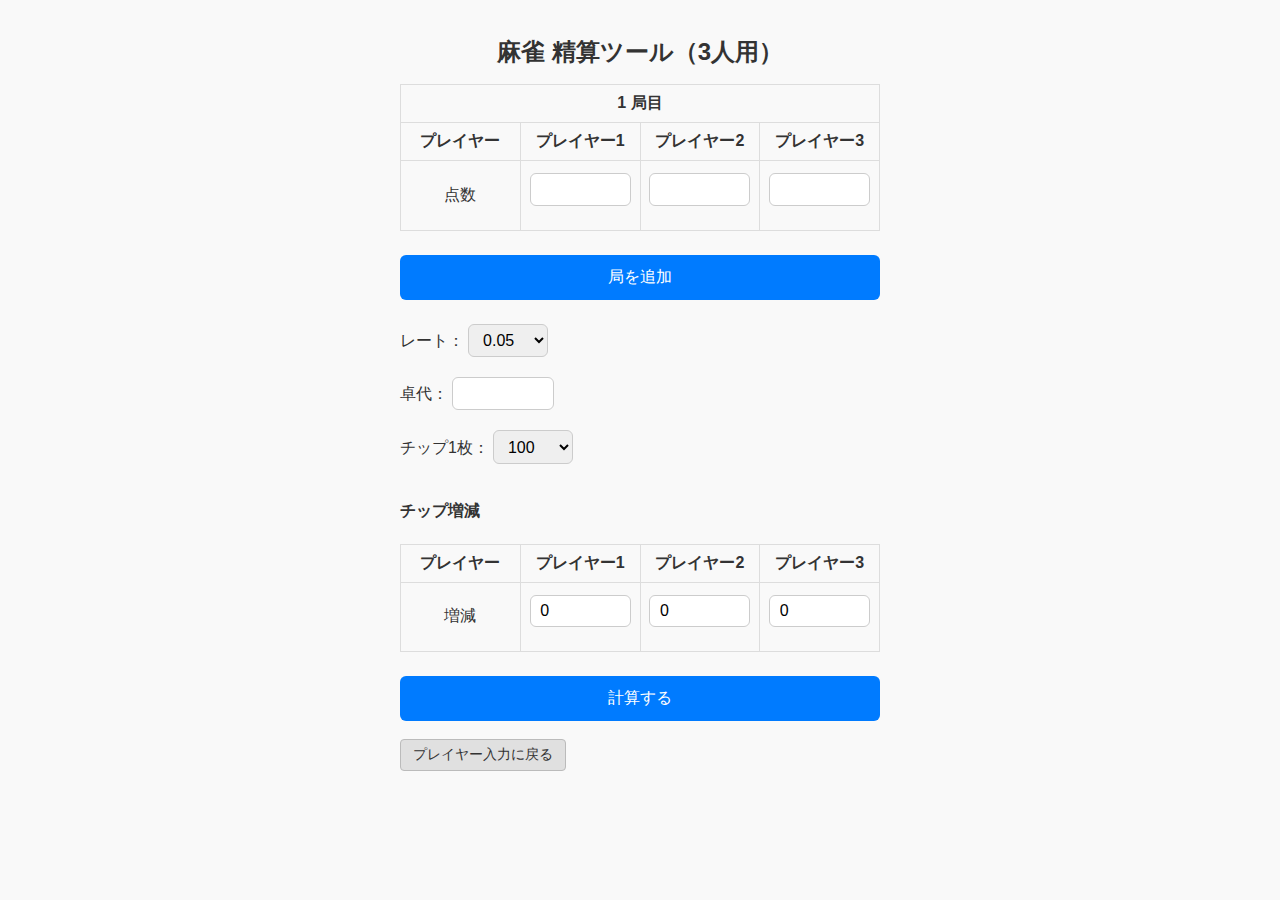
<file: index.html>
<!DOCTYPE html>
<html lang="ja">
<head>
  <meta charset="UTF-8">
  <meta name="viewport" content="width=device-width, initial-scale=1">
  <title>麻雀精算ツール</title>
  <link rel="stylesheet" href="css/style.css">
</head>
<body>

  <h2>麻雀 精算ツール（3人用）</h2>

  <div id="rounds"></div>
  <button id="addRoundButton" onclick="addRound()">局を追加</button>

  <div>
    <label>レート：</label>
    <select id="rate">
      <option value="0.05">0.05</option>
      <option value="0.1">0.1</option>
      <option value="1.0">1.0</option>
    </select>
  </div>

  <div>
    <label>卓代：</label>
    <input type="number" id="tableFee"></label>
  </div>

  <div>
    <label>チップ1枚：</label>
    <select id="chipRate">
      <option value="100">100</option>
      <option value="200">200</option>
      <option value="500">500</option>
    </select>
  </div>

  <div id="chipSection">
    <h4>チップ増減</h4>
    <div id="chipTable"></div>
  </div>

  <button onclick="calculate()">計算する</button>

  <div id="result-section" style="display: none;">
    <h3>結果</h3>
    <pre id="result"></pre>
  </div>

  <div style="margin-top: 10px;">
    <button class="back" onclick="window.location.href='player.html'">プレイヤー入力に戻る</button>
  </div>

  <script src="js/app.js"></script>
</body>
</html>
</file>
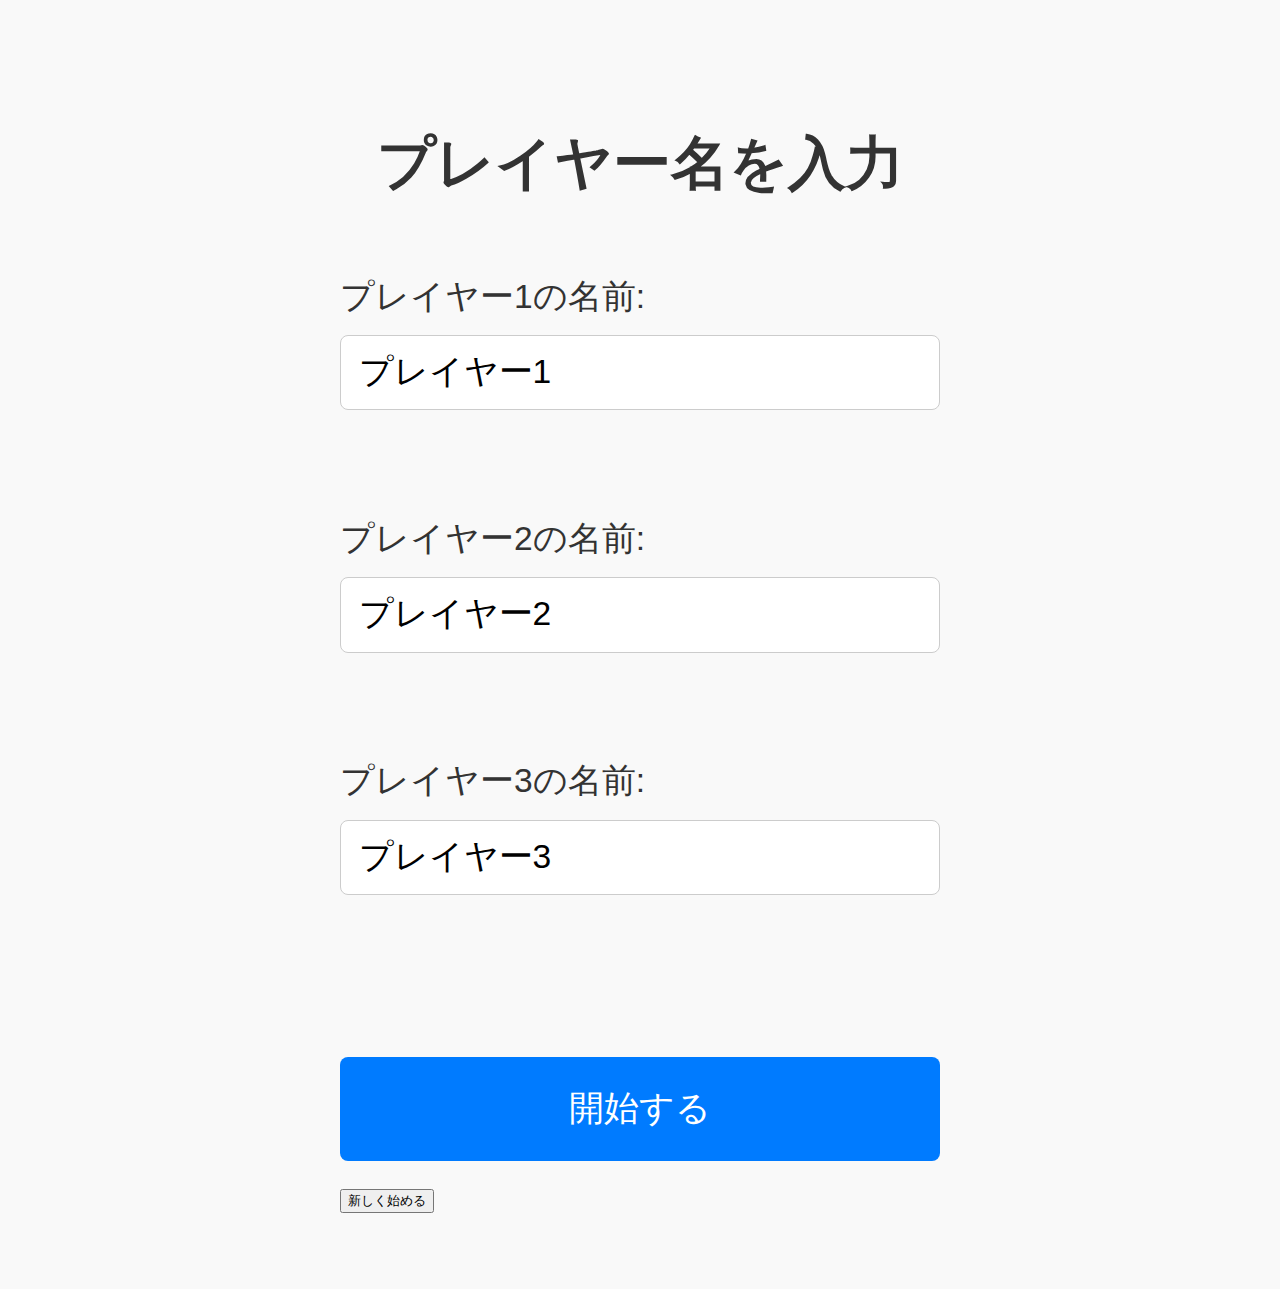
<file: player.html>
<!DOCTYPE html>
<html lang="ja">
<head>
  <meta charset="UTF-8">
  <title>プレイヤー名入力</title>
  <link rel="stylesheet" href="css/player.css">
</head>
<body class="player-page">
  <h2>プレイヤー名を入力</h2>
  <form id="player-form">
    <label>プレイヤー1の名前: <input type="text" id="player1" value="プレイヤー1"></label><br>
    <label>プレイヤー2の名前: <input type="text" id="player2" value="プレイヤー2"></label><br>
    <label>プレイヤー3の名前: <input type="text" id="player3" value="プレイヤー3"></label><br><br>
    <button type="submit">開始する</button>
    <button type="button" id="newGame">新しく始める</button>
  </form>

  <script src="js/players.js"></script>
</body>
</html>
</file>
<file: css/style.css>
body {
  font-family: sans-serif;
  max-width: 480px;
  margin: 0 auto;
  padding: 1rem;
  background: #f9f9f9;
  color: #333;
}

h2 {
  text-align: center;
  font-size: 1.5rem;
  margin-bottom: 1rem;
}

h3 {
  font-size: 1.2rem;
  margin-top: 2rem;
  margin-bottom: 0.5rem;
}

/* ===== 入力エリア・ボタン ===== */
label {
  font-size: 1rem;
  margin-bottom: 0.5rem;
  display: inline-block;
}
input[type="number"],
select {
  width: 100%;
  max-width: 80px;
  font-size: 1rem;
  padding: 0.4rem 0.6rem;
  border: 1px solid #ccc;
  border-radius: 6px;
  margin-top: 0.25rem;
  margin-bottom: 1rem;
}

button {
  width: 100%;
  padding: 0.75rem;
  font-size: 1rem;
  border: none;
  border-radius: 6px;
  background-color: #007bff;
  color: #fff;
  margin-top: 0.5rem;
  cursor: pointer;
  transition: background-color 0.2s ease;
}

button#addRoundButton {
  margin-bottom: 20px;
}

button:hover {
  background-color: #0056b3;
}

/* ===== 点数表 ===== */
table {
  table-layout: fixed;
  width: 100%;
  border-collapse: collapse;
  margin: 1rem 0;
}

th, td {
  border: 1px solid #ddd;
  padding: 0.5rem;
  font-size: 1rem;
  text-align: center;
}

input[type="number"] {
  width: 80px;
}

/* ===== 結果表示 ===== */
#result-section {
  margin-top: 1.5rem;
}

#result {
  background: #fff;
  border: 1px solid #ccc;
  padding: 1rem;
  border-radius: 8px;
  white-space: pre-wrap;
  word-break: break-word;
  font-size: 1rem;
}

.back {
  font-size: 0.85rem;
  padding: 6px 12px;
  border-radius: 4px;
  background-color: #e0e0e0;
  color: #333;
  border: 1px solid #bbb;
  cursor: pointer;
  width: auto;
  margin-top: 0.5rem;
  display: inline-block;
}

.back:hover {
  background-color: #ccc;
}

@media (max-width: 600px) {
  td input[type="number"],
  td select {
    width: 100%;
    max-width: 70%;
    font-size: 1rem;
    padding: 0.4rem 0.6rem;
    margin: 0 auto;
    display: block;
  }

  th, td {
    font-size: 0.85rem;
    padding: 0.3rem;
  }
}
</file>
<file: css/player.css>
body.player-page {
    font-family: sans-serif;
    max-width: 600px;
    margin: 0 auto;
    padding: 4rem;
    background: #f9f9f9;
    color: #333;
    font-size: 2.2rem;
    line-height: 1.8;
  }
  
  h2 {
    text-align: center;
    font-size: 3.6rem;
    margin-bottom: 3.2rem;
  }
  
  form label {
    display: block;
    margin-bottom: 2.2rem;
    font-size: 2.1rem;
  }
  
  form input[type="text"] {
    width: 100%;
    font-size: 2.1rem;
    padding: 1.1rem;
    border: 1px solid #ccc;
    border-radius: 8px;
    margin-top: 0.5rem;
    box-sizing: border-box;
  }
  
  button[type="submit"] {
    display: block;
    width: 100%;
    padding: 1.8rem;
    font-size: 2.2rem;
    border: none;
    border-radius: 8px;
    background-color: #007bff;
    color: #fff;
    cursor: pointer;
    transition: background-color 0.2s ease;
  }
  
  button[type="submit"]:hover {
    background-color: #0056b3;
  }

  @media (max-width: 400px) {
    body.player-page {
      padding: 3rem;
      font-size: 2rem;
    }
  
    h2 {
      font-size: 3rem;
      margin-bottom: 2.5rem;
    }
  
    form label {
      font-size: 1.9rem;
    }
  
    form input[type="text"] {
      font-size: 1.9rem;
      padding: 1rem;
    }
  
    button[type="submit"] {
      font-size: 2rem;
      padding: 1.5rem;
    }
  }
</file>
